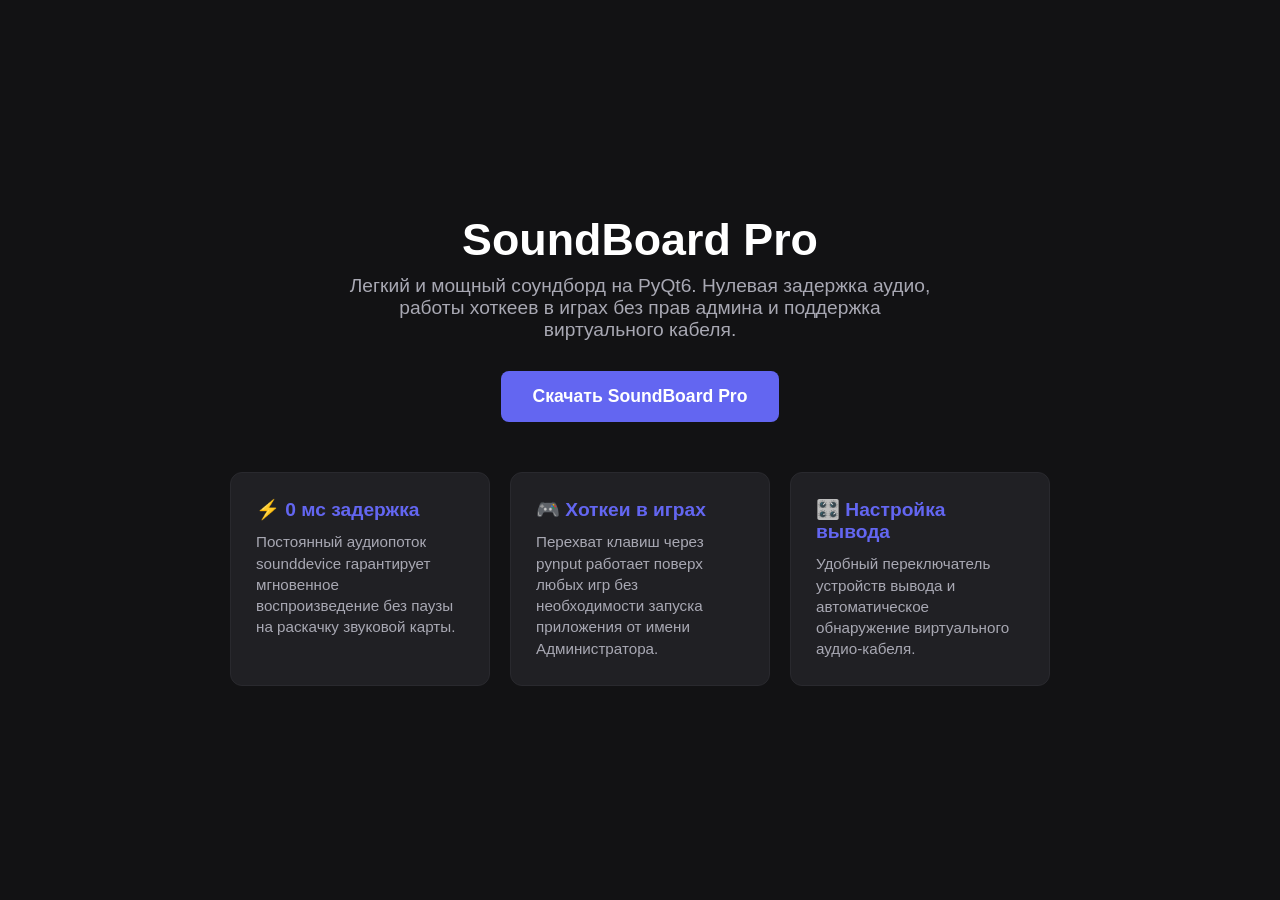
<file: docs/index.html.html>
<!DOCTYPE html>
<html lang="ru">
<head>
    <meta charset="UTF-8">
    <meta name="viewport" content="width=device-width, initial-scale=1.0">
    <title>SoundBoard Pro — Быстрый соундборд без задержек</title>
    <style>
        * { box-sizing: border-box; margin: 0; padding: 0; }
        body { background-color: #121214; color: #e1e1e6; font-family: 'Segoe UI', Tahoma, Geneva, Verdana, sans-serif; display: flex; flex-direction: column; align-items: center; justify-content: center; min-height: 100vh; text-align: center; padding: 20px; }
        h1 { font-size: 2.8rem; margin-bottom: 10px; color: #ffffff; }
        p.subtitle { font-size: 1.2rem; color: #a8a8b3; max-width: 600px; margin-bottom: 30px; }
        .btn-download { background-color: #6366f1; color: white; padding: 15px 32px; border-radius: 8px; text-decoration: none; font-weight: bold; font-size: 1.1rem; transition: background 0.2s ease, transform 0.1s ease; display: inline-block; }
        .btn-download:hover { background-color: #4f46e5; transform: translateY(-2px); }
        .features { display: flex; gap: 20px; margin-top: 50px; flex-wrap: wrap; justify-content: center; max-width: 900px; }
        .card { background: #202024; border: 1px solid #29292e; padding: 25px; border-radius: 12px; width: 260px; text-align: left; }
        .card h3 { color: #6366f1; margin-bottom: 10px; font-size: 1.2rem; }
        .card p { color: #a8a8b3; font-size: 0.95rem; line-height: 1.4; }
    </style>
</head>
<body>

    <h1>SoundBoard Pro</h1>
    <p class="subtitle">Легкий и мощный соундборд на PyQt6. Нулевая задержка аудио, работы хоткеев в играх без прав админа и поддержка виртуального кабеля.</p>
    
    <a href="https://github.com/Null1x/SoundBoard-Pro/releases" class="btn-download">Скачать SoundBoard Pro</a>

    <div class="features">
        <div class="card">
            <h3>⚡ 0 мс задержка</h3>
            <p>Постоянный аудиопоток sounddevice гарантирует мгновенное воспроизведение без паузы на раскачку звуковой карты.</p>
        </div>
        <div class="card">
            <h3>🎮 Хоткеи в играх</h3>
            <p>Перехват клавиш через pynput работает поверх любых игр без необходимости запуска приложения от имени Администратора.</p>
        </div>
        <div class="card">
            <h3>🎛️ Настройка вывода</h3>
            <p>Удобный переключатель устройств вывода и автоматическое обнаружение виртуального аудио-кабеля.</p>
        </div>
    </div>

</body>
</html>
</file>
